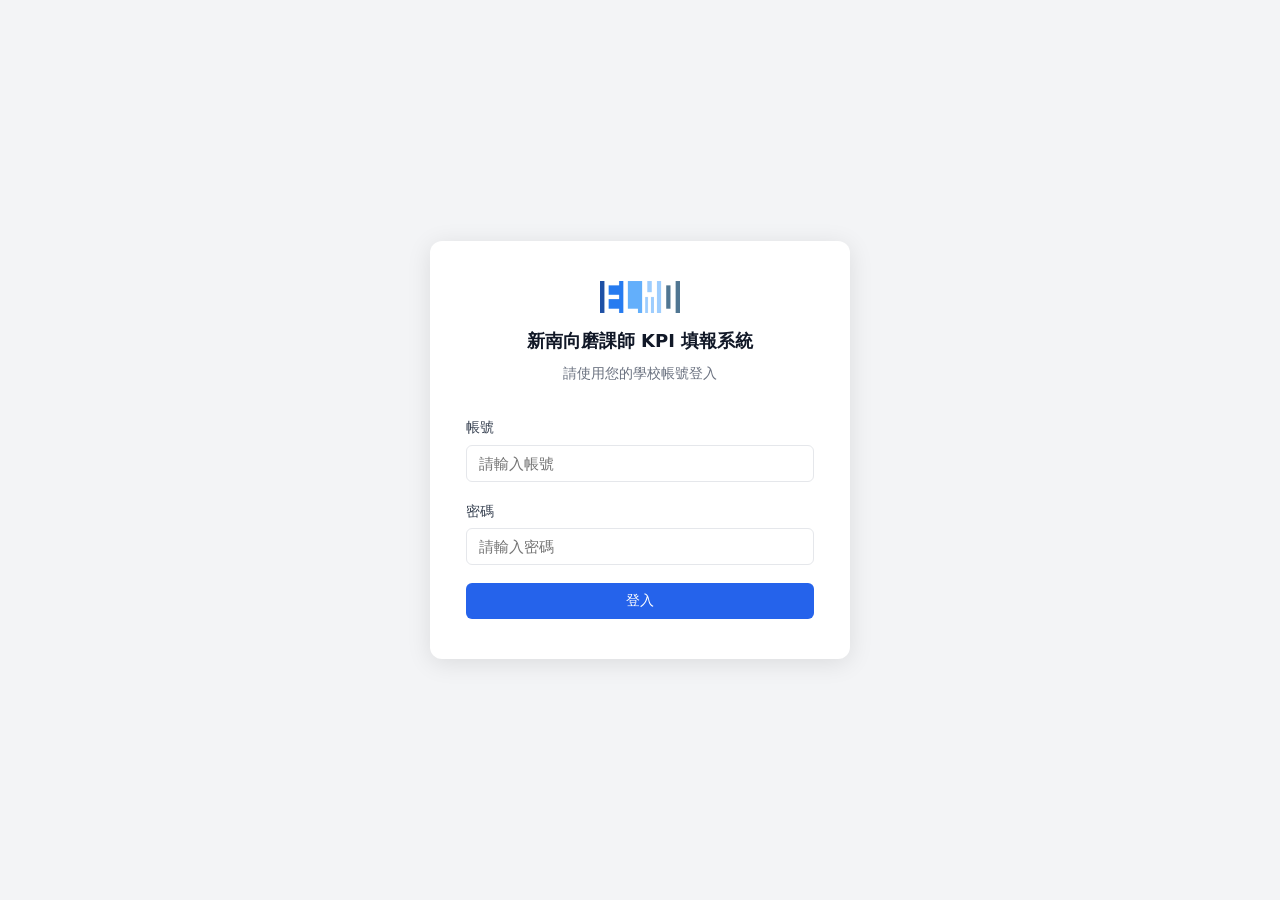
<file: index.html>
<!DOCTYPE html>
<html lang="zh-Hant">
<head>
  <meta charset="UTF-8">
  <meta name="viewport" content="width=device-width, initial-scale=1.0">
  <title>KPI 填報系統 — 登入</title>
  <link rel="stylesheet" href="css/style.css">
</head>
<body class="page-login">

  <div class="login-card">
    <div class="login-logo">
      <img src="logo_blue.png" alt="Logo" class="login-logo-img" width="80">
      <h1>新南向磨課師 KPI 填報系統</h1>
      <p>請使用您的學校帳號登入</p>
    </div>

    <form id="loginForm" novalidate>
      <div class="form-group">
        <label for="username">帳號</label>
        <input type="text" id="username" name="username"
               placeholder="請輸入帳號" autocomplete="username" required>
      </div>

      <div class="form-group">
        <label for="password">密碼</label>
        <input type="password" id="password" name="password"
               placeholder="請輸入密碼" autocomplete="current-password" required>
      </div>

      <div id="loginError" class="alert alert-error hidden"></div>

      <button type="submit" class="btn btn-primary btn-block" id="loginBtn">
        登入
      </button>
    </form>
  </div>

  <script src="js/config.js"></script>
  <script src="js/api.js"></script>
  <script src="js/auth.js"></script>
  <script>
    // 已登入則直接跳轉
    (function() {
      const user = Auth.getSession();
      if (user) {
        window.location.href = user.role === 'admin' ? 'admin.html' : 'form.html';
      }
    })();

    document.getElementById('loginForm').addEventListener('submit', async function(e) {
      e.preventDefault();
      const username = document.getElementById('username').value.trim();
      const password = document.getElementById('password').value;
      const errorEl  = document.getElementById('loginError');
      const btn      = document.getElementById('loginBtn');

      if (!username || !password) {
        errorEl.textContent = '請輸入帳號與密碼';
        errorEl.classList.remove('hidden');
        return;
      }

      btn.disabled    = true;
      btn.textContent = '登入中…';
      errorEl.classList.add('hidden');

      const result = await Auth.login(username, password);

      if (result.success) {
        window.location.href = result.role === 'admin' ? 'admin.html' : 'form.html';
      } else {
        errorEl.textContent = result.message || '登入失敗，請稍後再試';
        errorEl.classList.remove('hidden');
        btn.disabled    = false;
        btn.textContent = '登入';
      }
    });
  </script>
</body>
</html>
</file>
<file: css/style.css>
/* =============================================================
   KPI 填報系統 — 樣式表
   ============================================================= */

/* ── CSS 變數 ─────────────────────────────────────────────── */
:root {
  --primary:       #2563eb;
  --primary-hover: #1d4ed8;
  --primary-light: #eff6ff;
  --success:       #16a34a;
  --success-light: #f0fdf4;
  --warning:       #d97706;
  --warning-light: #fffbeb;
  --danger:        #dc2626;
  --danger-light:  #fef2f2;
  --info-light:    #eff6ff;

  --text-1: #111827;
  --text-2: #374151;
  --text-3: #6b7280;
  --border:  #e5e7eb;
  --bg:      #f3f4f6;
  --bg-card: #ffffff;

  --radius:  8px;
  --shadow:  0 1px 3px rgba(0,0,0,.08), 0 1px 2px rgba(0,0,0,.05);
}

/* ── Reset ───────────────────────────────────────────────── */
*, *::before, *::after { box-sizing: border-box; margin: 0; padding: 0; }
html { font-size: 16px; }
body {
  font-family: 'Noto Sans TC', system-ui, -apple-system, sans-serif;
  background: var(--bg);
  color: var(--text-1);
  line-height: 1.6;
  min-height: 100vh;
}
a { color: var(--primary); text-decoration: none; }
a:hover { text-decoration: underline; }

/* ── 導覽列 ──────────────────────────────────────────────── */
.navbar {
  background: var(--primary);
  color: #fff;
  padding: 0 24px;
  height: 56px;
  display: flex;
  align-items: center;
  justify-content: space-between;
  position: sticky;
  top: 0;
  z-index: 100;
  box-shadow: 0 1px 4px rgba(0,0,0,.15);
}
.navbar-brand {
  font-size: 1rem;
  font-weight: 700;
  letter-spacing: .01em;
}
.navbar-user {
  display: flex;
  align-items: center;
  gap: 16px;
  font-size: .875rem;
}
.nav-link { color: rgba(255,255,255,.85); }
.nav-link:hover { color: #fff; text-decoration: none; }

/* ── 容器 ────────────────────────────────────────────────── */
.container       { max-width: 960px;  margin: 0 auto; padding: 32px 20px; }
.container-sm    { max-width: 520px;  margin: 0 auto; padding: 32px 20px; }
.container-wide  { max-width: 1200px; margin: 0 auto; padding: 32px 20px; }

/* ── 頁頭 ────────────────────────────────────────────────── */
.page-header { margin-bottom: 24px; }
.page-header h2 { font-size: 1.375rem; font-weight: 700; color: var(--text-1); }
.text-muted { font-size: .875rem; color: var(--text-3); margin-top: 4px; }

/* ── 卡片 ────────────────────────────────────────────────── */
.card {
  background: var(--bg-card);
  border: 1px solid var(--border);
  border-radius: var(--radius);
  box-shadow: var(--shadow);
  overflow: hidden;
  margin-bottom: 24px;
}
.card-header {
  display: flex;
  align-items: center;
  justify-content: space-between;
  padding: 14px 20px;
  border-bottom: 1px solid var(--border);
  background: #fafafa;
  font-weight: 600;
  font-size: .9375rem;
  gap: 12px;
}

/* ── 按鈕 ────────────────────────────────────────────────── */
.btn {
  display: inline-flex;
  align-items: center;
  justify-content: center;
  padding: 8px 18px;
  border-radius: 6px;
  font-size: .875rem;
  font-weight: 500;
  cursor: pointer;
  border: 1px solid transparent;
  transition: background .15s, color .15s, border-color .15s;
  white-space: nowrap;
}
.btn:disabled { opacity: .55; cursor: not-allowed; }
.btn-primary  { background: var(--primary); color: #fff; }
.btn-primary:hover:not(:disabled) { background: var(--primary-hover); }
.btn-outline  { background: transparent; border-color: var(--border); color: var(--text-2); }
.btn-outline:hover:not(:disabled) { background: var(--bg); }
.btn-sm  { padding: 5px 12px; font-size: .8125rem; }
.btn-lg  { padding: 10px 28px; font-size: 1rem; }
.btn-block { width: 100%; }

/* ── 表單元素 ────────────────────────────────────────────── */
.form-group { margin-bottom: 18px; }
.form-group label {
  display: block;
  font-size: .875rem;
  font-weight: 500;
  margin-bottom: 6px;
  color: var(--text-2);
}
input[type="text"],
input[type="password"],
input[type="number"],
select {
  width: 100%;
  padding: 9px 12px;
  border: 1px solid var(--border);
  border-radius: 6px;
  font-size: .9375rem;
  color: var(--text-1);
  background: #fff;
  transition: border-color .15s, box-shadow .15s;
}
input[type="text"]:focus,
input[type="password"]:focus,
input[type="number"]:focus,
select:focus {
  outline: none;
  border-color: var(--primary);
  box-shadow: 0 0 0 3px rgba(37,99,235,.12);
}
input[type="number"] { -moz-appearance: textfield; }
input[type="number"]::-webkit-outer-spin-button,
input[type="number"]::-webkit-inner-spin-button { -webkit-appearance: none; }

.form-actions {
  display: flex;
  align-items: center;
  gap: 16px;
  padding: 8px 0 4px;
}

/* ── 警告 / 提示訊息 ─────────────────────────────────────── */
.alert {
  padding: 10px 16px;
  border-radius: 6px;
  font-size: .875rem;
  margin-bottom: 16px;
  border: 1px solid transparent;
}
.alert-error   { background: var(--danger-light);  border-color: #fca5a5; color: var(--danger); }
.alert-success { background: var(--success-light); border-color: #86efac; color: var(--success); }
.alert-warning { background: var(--warning-light); border-color: #fcd34d; color: var(--warning); }
.alert-info    { background: var(--info-light);    border-color: #bfdbfe; color: var(--primary); }
.hidden { display: none !important; }

/* ── KPI 表單區塊 ────────────────────────────────────────── */
.kpi-section { padding: 20px 24px; border-bottom: 1px solid var(--border); }
.kpi-section:last-child { border-bottom: none; }
.kpi-section-title {
  font-size: 1rem;
  font-weight: 700;
  color: var(--primary);
  margin-bottom: 12px;
}
.kpi-hint {
  font-size: .8125rem;
  color: var(--text-3);
  margin-bottom: 12px;
  background: #f9fafb;
  padding: 6px 10px;
  border-radius: 4px;
  border-left: 3px solid var(--primary);
}
.kpi-grid {
  display: grid;
  grid-template-columns: repeat(auto-fill, minmax(260px, 1fr));
  gap: 14px;
}
.kpi-item label {
  display: flex;
  align-items: center;
  gap: 8px;
  font-size: .875rem;
  font-weight: 500;
  color: var(--text-2);
  margin-bottom: 6px;
}
.kpi-item input { width: 100%; }
.kpi-total input { font-weight: 700; border-color: var(--primary); }
.kpi-code {
  display: inline-block;
  background: var(--primary-light);
  color: var(--primary);
  font-size: .75rem;
  font-weight: 700;
  padding: 1px 7px;
  border-radius: 4px;
  min-width: 36px;
  text-align: center;
}
.field-error {
  font-size: .8125rem;
  color: var(--danger);
  margin-top: 8px;
  padding: 6px 10px;
  background: var(--danger-light);
  border-radius: 4px;
}

/* ── 資料表格 ────────────────────────────────────────────── */
.data-table {
  width: 100%;
  border-collapse: collapse;
  font-size: .875rem;
}
.data-table th {
  background: #f9fafb;
  font-weight: 600;
  color: var(--text-2);
  padding: 10px 16px;
  text-align: left;
  border-bottom: 1px solid var(--border);
  white-space: nowrap;
}
.data-table td {
  padding: 9px 16px;
  border-bottom: 1px solid var(--border);
  color: var(--text-1);
}
.data-table tr:last-child td { border-bottom: none; }
.data-table .section-row td {
  background: #f3f4f6;
  font-weight: 700;
  color: var(--text-2);
  font-size: .8125rem;
  padding: 7px 16px;
}
.data-table .total-row td { font-weight: 700; background: var(--primary-light); }
.text-right { text-align: right; font-variant-numeric: tabular-nums; }
.table-footer {
  padding: 10px 16px;
  border-top: 1px solid var(--border);
  background: #fafafa;
}

/* ── 管理者 tabs ─────────────────────────────────────────── */
.tab-bar {
  display: flex;
  gap: 4px;
  margin-bottom: 20px;
  border-bottom: 2px solid var(--border);
  padding-bottom: -2px;
}
.tab-btn {
  padding: 9px 20px;
  font-size: .9rem;
  font-weight: 500;
  border: none;
  background: none;
  color: var(--text-3);
  cursor: pointer;
  border-bottom: 2px solid transparent;
  margin-bottom: -2px;
  transition: color .15s, border-color .15s;
}
.tab-btn.active {
  color: var(--primary);
  border-bottom-color: var(--primary);
  font-weight: 700;
}
.tab-btn:hover:not(.active) { color: var(--text-2); }

/* ── 工具列 ──────────────────────────────────────────────── */
.toolbar {
  display: flex;
  align-items: center;
  justify-content: space-between;
  flex-wrap: wrap;
  gap: 12px;
  margin-bottom: 16px;
}
.toolbar-left, .toolbar-right {
  display: flex;
  align-items: center;
  gap: 10px;
  flex-wrap: wrap;
}
.toolbar label { font-size: .875rem; font-weight: 500; white-space: nowrap; }
.toolbar select { width: auto; min-width: 120px; padding: 7px 10px; }

/* ── 登入頁 ──────────────────────────────────────────────── */
.page-login {
  display: flex;
  align-items: center;
  justify-content: center;
  min-height: 100vh;
  padding: 20px;
}
.login-card {
  position: relative;
  width: 100%;
  max-width: 420px;
  background: var(--bg-card);
  border-radius: 12px;
  box-shadow: 0 4px 24px rgba(0,0,0,.10);
  padding: 40px 36px;
}
.login-logo { text-align: center; margin-bottom: 32px; }
.login-logo-img { display: block; width: 80px; height: auto; margin: 0 auto 14px; }
.login-logo h1 { font-size: 1.125rem; font-weight: 700; color: var(--text-1); margin-bottom: 6px; }
.login-logo p  { font-size: .875rem; color: var(--text-3); }

/* ── 響應式 ──────────────────────────────────────────────── */
@media (max-width: 768px) {
  .navbar { padding: 0 16px; }
  .navbar-brand { font-size: .875rem; }
  .navbar-user  { gap: 10px; font-size: .8125rem; }

  .container, .container-sm, .container-wide { padding: 20px 16px; }

  .kpi-grid { grid-template-columns: 1fr; }

  .toolbar { flex-direction: column; align-items: flex-start; }
  .toolbar-right { width: 100%; }

  .data-table { font-size: .8125rem; }
  .data-table th, .data-table td { padding: 7px 10px; }

  .card-header { flex-wrap: wrap; gap: 8px; }

  .tab-btn { padding: 7px 14px; font-size: .85rem; }
}
</file>
